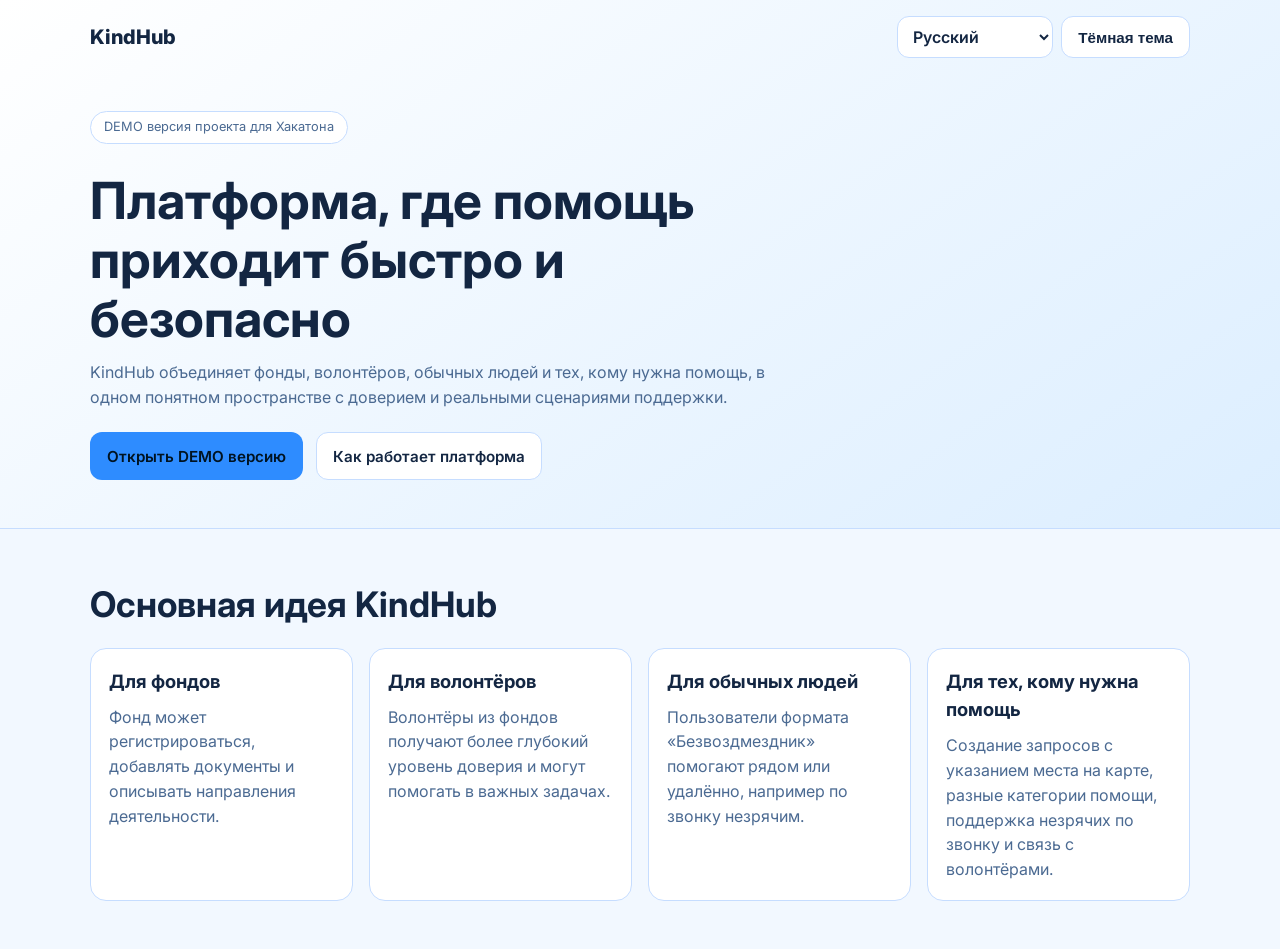
<file: index.html>
<!DOCTYPE html>
<html lang="ru">
<head>
  <meta charset="UTF-8" />
  <meta name="viewport" content="width=device-width, initial-scale=1.0" />
  <meta name="description" content="KindHub — платформа, где люди и фонды находят помощь и поддержку." />
  <title>KindHub — Платформа взаимопомощи</title>
  <link rel="stylesheet" href="./styles.css" />
  <link rel="preconnect" href="https://fonts.googleapis.com" />
  <link rel="preconnect" href="https://fonts.gstatic.com" crossorigin />
  <link href="https://fonts.googleapis.com/css2?family=Inter:wght@400;500;600;700;800&display=swap" rel="stylesheet" />
</head>
<body data-site-page="landing">
  <header class="hero">
    <div class="container">
      <nav class="topbar">
        <p class="logo">KindHub</p>
        <div class="topbar-controls">
          <label class="visually-hidden" for="langSelect">Language</label>
          <select id="langSelect" class="lang-select" aria-label="Language">
            <option value="ru">Русский</option>
            <option value="en">English</option>
            <option value="kg">Кыргызча</option>
          </select>
          <button id="themeToggle" class="btn btn-theme" type="button" data-i18n="themeDark">
            Тёмная тема
          </button>
        </div>
      </nav>

      <div class="hero-content">
        <p class="badge" data-i18n="badge">Помощь в открытые руки</p>
        <h1 data-i18n="heroTitle">Платформа, где помощь приходит быстро и безопасно</h1>
        <p class="lead" data-i18n="heroLead">
          KindHub объединяет фонды, волонтёров, обычных людей и тех, кому нужна помощь,
          в одном понятном пространстве с доверием и реальными сценариями поддержки.
        </p>
        <div class="actions">
          <a href="./demo.html" class="btn btn-primary" data-i18n="openDemo">Открыть DEMO</a>
          <a href="#about" class="btn btn-secondary" data-i18n="howItWorks">Как работает платформа</a>
        </div>
      </div>
    </div>
  </header>

  <main id="about" class="container">
    <section class="section">
      <h2 data-i18n="aboutTitle">Основная идея KindHub</h2>
      <div class="cards">
        <article class="card">
          <h3 data-i18n="cardFund">Для фондов</h3>
          <p data-i18n="cardFundText">Фонд может регистрироваться, добавлять документы и описывать направления деятельности.</p>
        </article>
        <article class="card">
          <h3 data-i18n="cardVol">Для волонтёров</h3>
          <p data-i18n="cardVolText">Волонтёры из фондов получают более глубокий уровень доверия и могут помогать в важных задачах.</p>
        </article>
        <article class="card">
          <h3 data-i18n="cardPeople">Для обычных людей</h3>
          <p data-i18n="cardPeopleText">Пользователи формата «Безвоздмездник» помогают рядом или удалённо, например по звонку незрячим.</p>
        </article>
        <article class="card">
          <h3 data-i18n="cardHelp">Для тех, кому нужна помощь</h3>
          <p data-i18n="cardHelpText">Создание запросов с указанием местоположения на карте, категориями помощи и поддержкой незрячих через видеозвонок или по звонку волонтёрам.</p>
        </article>
      </div>
    </section>
  </main>

  <script src="./site-shared.js"></script>
</body>
</html>
</file>
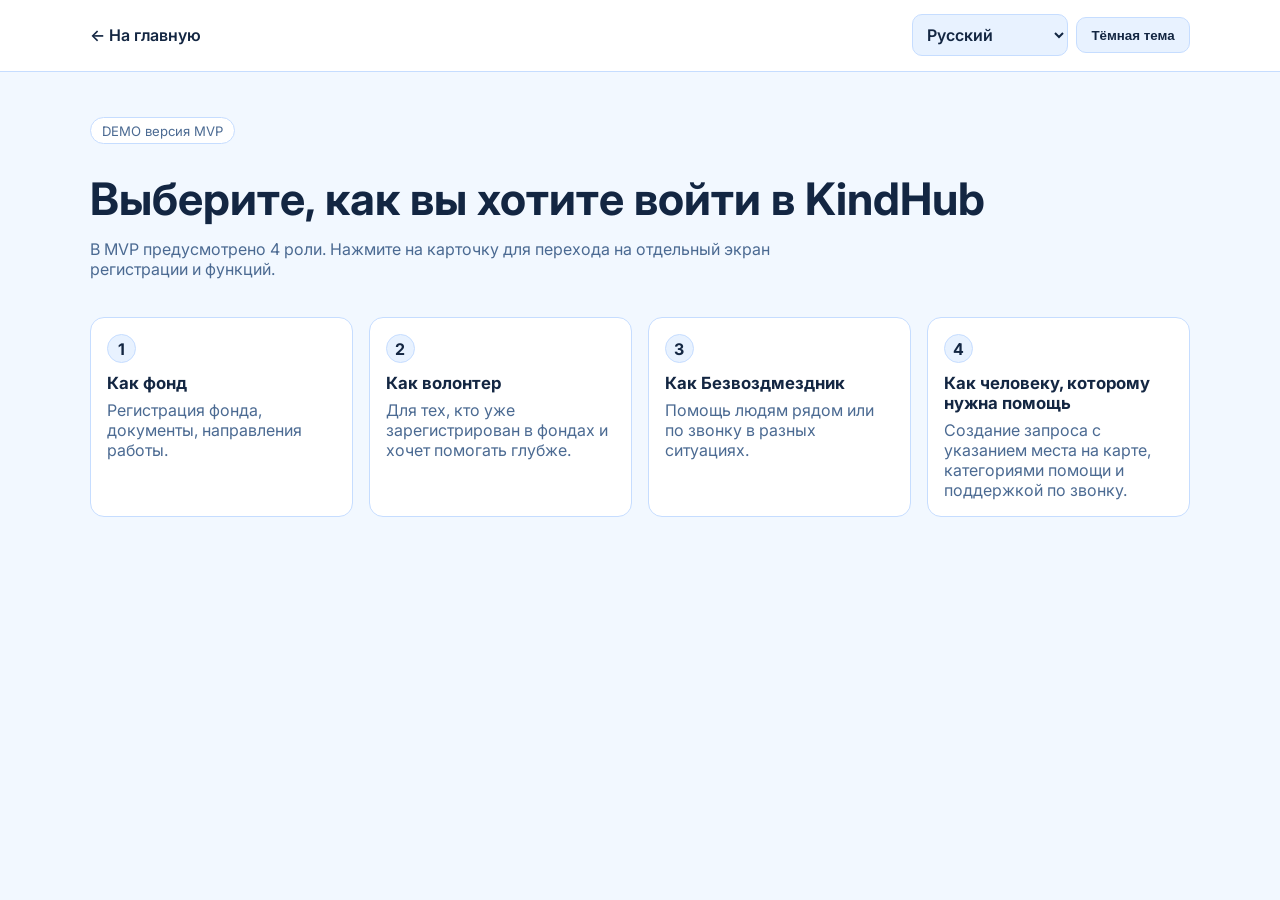
<file: demo.html>
<!DOCTYPE html>
<html lang="ru">
<head>
  <meta charset="UTF-8" />
  <meta name="viewport" content="width=device-width, initial-scale=1.0" />
  <meta name="description" content="DEMO KindHub: выбор роли с переходом на отдельные страницы." />
  <title>KindHub DEMO </title>
  <link rel="stylesheet" href="./demo.css" />
  <link rel="preconnect" href="https://fonts.googleapis.com" />
  <link rel="preconnect" href="https://fonts.gstatic.com" crossorigin />
  <link href="https://fonts.googleapis.com/css2?family=Inter:wght@400;500;600;700;800&display=swap" rel="stylesheet" />
</head>
<body data-site-page="demo">
  <header class="header">
    <div class="container header-inner">
      <a href="./index.html" class="back-link" data-i18n="backHome">← На главную</a>
      <div class="header-toolbar">
        <label class="visually-hidden" for="langSelect">Language</label>
        <select id="langSelect" class="lang-select" aria-label="Language">
          <option value="ru">Русский</option>
          <option value="en">English</option>
          <option value="kg">Кыргызча</option>
        </select>
        <button id="themeToggle" class="theme-btn" type="button" data-i18n="themeDark">Тёмная тема</button>
      </div>
    </div>
  </header>

  <main class="container">
    <section class="hero">
      <p class="badge" data-i18n="badge">DEMO версия </p>
      <h1 data-i18n="title">Выберите, как вы хотите войти в KindHub</h1>
      <p class="lead" data-i18n="lead">В DEMO предусмотрено 4 роли. Нажмите на карточку для перехода на отдельный экран регистрации и функций.</p>
    </section>

    <section class="roles-grid" id="rolesGrid">
      <a class="role-card role-link" href="./role-fund.html">
        <span class="role-number">1</span>
        <h2 data-i18n="role1t">Как фонд</h2>
        <p data-i18n="role1d">Регистрация фонда, документы, направления работы.</p>
      </a>

      <a class="role-card role-link" href="./role-volunteer.html">
        <span class="role-number">2</span>
        <h2 data-i18n="role2t">Как волонтер</h2>
        <p data-i18n="role2d">Для тех, кто уже зарегистрирован в фондах и хочет помогать глубже.</p>
      </a>

      <a class="role-card role-link" href="./role-bezvozdmezdnik.html">
        <span class="role-number">3</span>
        <h2 data-i18n="role3t">Как Безвоздмездник</h2>
        <p data-i18n="role3d">Помощь людям рядом или по звонку в разных ситуациях.</p>
      </a>

      <a class="role-card role-link" href="./role-need-help.html">
        <span class="role-number">4</span>
        <h2 data-i18n="role4t">Как человеку, которому нужна помощь</h2>
        <p data-i18n="role4d">Создание запроса с указанием места на карте, категориями помощи и поддержкой по звонку.</p>
      </a>
    </section>
  </main>

  <script src="./site-shared.js"></script>
</body>
</html>
</file>
<file: styles.css>
:root {
  --bg: #f2f8ff;
  --surface: #ffffff;
  --surface-soft: #e8f2ff;
  --border: #c6ddff;
  --text: #132642;
  --muted: #4b6a92;
  --accent: #2e8cff;
  --accent-strong: #1769cc;
  --hero-gradient: linear-gradient(145deg, #ffffff 0%, #dceeff 100%);
}

body.dark-theme {
  --bg: #090909;
  --surface: #111111;
  --surface-soft: #191919;
  --border: #2b2b2b;
  --text: #ffc800;
  --muted: #f4d86f;
  --accent: #ffc800;
  --accent-strong: #e8b600;
  --hero-gradient: linear-gradient(145deg, #000000 0%, #1a1a1a 100%);
}

* {
  box-sizing: border-box;
}

body {
  margin: 0;
  font-family: Inter, system-ui, sans-serif;
  background: var(--bg);
  color: var(--text);
  line-height: 1.55;
}

.container {
  width: min(1100px, 92%);
  margin: 0 auto;
}

.hero {
  background: var(--hero-gradient);
  border-bottom: 1px solid var(--border);
}

.topbar {
  padding: 1rem 0;
  display: flex;
  justify-content: space-between;
  align-items: center;
  gap: 1rem;
  flex-wrap: wrap;
}

.topbar-controls {
  display: flex;
  align-items: center;
  gap: 0.5rem;
  flex-wrap: wrap;
}

.visually-hidden {
  position: absolute;
  width: 1px;
  height: 1px;
  padding: 0;
  margin: -1px;
  overflow: hidden;
  clip: rect(0, 0, 0, 0);
  white-space: nowrap;
  border: 0;
}

.lang-select {
  min-width: 9.75rem;
  height: 2.625rem;
  padding: 0 0.65rem;
  border: 1px solid var(--border);
  border-radius: 12px;
  background: var(--surface);
  color: var(--text);
  font: inherit;
  font-weight: 600;
  cursor: pointer;
  line-height: 1.2;
}

.logo {
  margin: 0;
  font-size: 1.25rem;
  font-weight: 800;
}

.hero-content {
  padding: 1.5rem 0 3rem;
  max-width: 720px;
}

.badge {
  display: inline-block;
  border: 1px solid var(--border);
  background: var(--surface);
  border-radius: 999px;
  padding: 0.35rem 0.8rem;
  font-size: 0.8rem;
  color: var(--muted);
}

h1 {
  font-size: clamp(2rem, 4vw, 3.25rem);
  margin: 0.9rem 0 0.8rem;
  line-height: 1.15;
}

h2 {
  font-size: clamp(1.5rem, 3vw, 2.2rem);
  margin: 0 0 1rem;
}

h3 {
  margin: 0 0 0.6rem;
  font-size: 1.15rem;
}

.lead {
  margin: 0;
  color: var(--muted);
}

.actions {
  margin-top: 1.4rem;
  display: flex;
  gap: 0.8rem;
  flex-wrap: wrap;
}

.btn {
  border: 1px solid var(--border);
  border-radius: 12px;
  padding: 0.7rem 1rem;
  font-weight: 600;
  text-decoration: none;
  cursor: pointer;
  font-size: 0.95rem;
  transition: 0.2s ease;
}

.btn-primary {
  background: var(--accent);
  color: #001321;
  border-color: transparent;
}

.btn-primary:hover {
  background: var(--accent-strong);
}

.btn-secondary,
.btn-theme {
  background: var(--surface);
  color: var(--text);
}

.btn-secondary:hover,
.btn-theme:hover {
  background: var(--surface-soft);
}

.section {
  padding: 3rem 0;
}

.cards {
  display: grid;
  grid-template-columns: repeat(auto-fit, minmax(240px, 1fr));
  gap: 1rem;
}

.card {
  background: var(--surface);
  border: 1px solid var(--border);
  border-radius: 16px;
  padding: 1.1rem;
}

.card p {
  margin: 0;
  color: var(--muted);
}

.footer {
  border-top: 1px solid var(--border);
  padding: 1.4rem 0 2rem;
  color: var(--muted);
}

@media (max-width: 640px) {
  .actions {
    flex-direction: column;
    align-items: stretch;
  }
}
</file>
<file: demo.css>
:root {
  --bg: #f2f8ff;
  --surface: #ffffff;
  --surface-soft: #e8f2ff;
  --border: #c6ddff;
  --text: #132642;
  --muted: #4b6a92;
  --accent: #2e8cff;
  --accent-strong: #1769cc;
}

body.dark-theme {
  --bg: #090909;
  --surface: #111111;
  --surface-soft: #1a1a1a;
  --border: #2b2b2b;
  --text: #ffc800;
  --muted: #ffe07a;
  --accent: #ffc800;
  --accent-strong: #e8b600;
}

* {
  box-sizing: border-box;
}

body {
  margin: 0;
  font-family: Inter, system-ui, sans-serif;
  background: var(--bg);
  color: var(--text);
}

.container {
  width: min(1100px, 92%);
  margin: 0 auto;
}

.header {
  border-bottom: 1px solid var(--border);
  background: var(--surface);
}

.header-inner {
  display: flex;
  justify-content: space-between;
  align-items: center;
  padding: 0.9rem 0;
  gap: 0.75rem;
  flex-wrap: wrap;
}

.header-toolbar {
  display: flex;
  align-items: center;
  gap: 0.5rem;
  flex-wrap: wrap;
}

.visually-hidden {
  position: absolute;
  width: 1px;
  height: 1px;
  padding: 0;
  margin: -1px;
  overflow: hidden;
  clip: rect(0, 0, 0, 0);
  white-space: nowrap;
  border: 0;
}

.lang-select {
  min-width: 9.75rem;
  height: 2.625rem;
  padding: 0 0.65rem;
  border: 1px solid var(--border);
  border-radius: 10px;
  background: var(--surface-soft);
  color: var(--text);
  font: inherit;
  font-weight: 600;
  cursor: pointer;
  line-height: 1.2;
}

.back-link {
  color: var(--text);
  text-decoration: none;
  font-weight: 600;
}

.theme-btn {
  border: 1px solid var(--border);
  background: var(--surface-soft);
  color: var(--text);
  border-radius: 10px;
  padding: 0.6rem 0.9rem;
  cursor: pointer;
  font-weight: 600;
}

.hero {
  padding: 2rem 0 1.2rem;
}

.badge {
  display: inline-block;
  border: 1px solid var(--border);
  padding: 0.3rem 0.7rem;
  border-radius: 999px;
  color: var(--muted);
  background: var(--surface);
  font-size: 0.82rem;
}

h1 {
  margin: 0.9rem 0 0.8rem;
  font-size: clamp(1.8rem, 3.5vw, 2.8rem);
}

.lead {
  color: var(--muted);
  max-width: 720px;
  margin: 0;
}

.roles-grid {
  display: grid;
  grid-template-columns: repeat(auto-fit, minmax(230px, 1fr));
  gap: 1rem;
  margin: 1.2rem 0;
}

.role-card {
  text-align: left;
  border: 1px solid var(--border);
  background: var(--surface);
  border-radius: 14px;
  padding: 1rem;
  color: var(--text);
  cursor: pointer;
}

.role-card.active {
  border-color: var(--accent);
  box-shadow: 0 0 0 2px rgba(46, 140, 255, 0.2);
}

body.dark-theme .role-card.active {
  box-shadow: 0 0 0 2px rgba(255, 200, 0, 0.25);
}

.role-number {
  display: inline-flex;
  width: 1.8rem;
  height: 1.8rem;
  align-items: center;
  justify-content: center;
  border-radius: 999px;
  margin-bottom: 0.6rem;
  background: var(--surface-soft);
  border: 1px solid var(--border);
  font-weight: 700;
}

.role-card h2 {
  margin: 0 0 0.45rem;
  font-size: 1.05rem;
}

.role-card p {
  margin: 0;
  color: var(--muted);
}

.detail-card {
  margin-bottom: 2.4rem;
  background: var(--surface);
  border: 1px solid var(--border);
  border-radius: 16px;
  padding: 1.2rem;
}

.detail-card h3 {
  margin-top: 0;
}

.detail-card p {
  color: var(--muted);
}

#detailList {
  margin: 0;
  padding-left: 1.1rem;
}

#detailList li {
  margin-bottom: 0.45rem;
}

.demo-status {
  min-height: 2.6rem;
  margin: 1rem 0 0;
  padding: 0.7rem 0.9rem;
  border-radius: 10px;
  border: 1px solid var(--border);
  background: var(--surface-soft);
  color: var(--muted);
}

.form-grid {
  display: grid;
  gap: 0.8rem;
  grid-template-columns: repeat(auto-fit, minmax(220px, 1fr));
}

.field {
  display: grid;
  gap: 0.4rem;
}

.field label {
  font-size: 0.9rem;
  color: var(--muted);
}

.field input,
.field select,
.field textarea {
  width: 100%;
  border: 1px solid var(--border);
  background: var(--surface);
  color: var(--text);
  border-radius: 10px;
  padding: 0.6rem 0.7rem;
  font: inherit;
}

.field textarea {
  min-height: 84px;
  resize: vertical;
}

.inline-actions {
  display: flex;
  flex-wrap: wrap;
  gap: 0.7rem;
  margin-top: 0.8rem;
}

.btn-action {
  border: 1px solid transparent;
  border-radius: 10px;
  padding: 0.55rem 0.8rem;
  background: var(--accent);
  color: #111;
  font-weight: 700;
  cursor: pointer;
}

.list-box {
  margin-top: 0.9rem;
  border: 1px solid var(--border);
  border-radius: 12px;
  padding: 0.8rem;
  background: var(--surface-soft);
}

.list-box ul {
  margin: 0.5rem 0 0;
  padding-left: 1rem;
}

.muted {
  color: var(--muted);
}

.photo-grid {
  display: grid;
  gap: 0.7rem;
  grid-template-columns: repeat(auto-fit, minmax(220px, 1fr));
  margin-top: 0.8rem;
}

.photo-slot {
  border: 1px dashed var(--border);
  border-radius: 12px;
  min-height: 92px;
  padding: 0.8rem;
  display: flex;
  align-items: center;
  justify-content: center;
  text-align: center;
  background: var(--surface-soft);
  color: var(--muted);
  font-size: 0.9rem;
}

.map-box {
  margin-top: 0.5rem;
}

.task-grid {
  margin-top: 0.8rem;
  display: grid;
  gap: 0.8rem;
  grid-template-columns: repeat(auto-fit, minmax(260px, 1fr));
}

.task-card {
  border: 1px solid var(--border);
  border-radius: 12px;
  padding: 0.8rem;
  background: var(--surface);
}

.task-card h4 {
  margin: 0 0 0.5rem;
}

.task-card p {
  margin: 0 0 0.45rem;
}

.task-state {
  font-weight: 700;
}

.btn-action:disabled {
  opacity: 0.5;
  cursor: not-allowed;
}

.leader-grid {
  display: grid;
  gap: 0.8rem;
  grid-template-columns: repeat(auto-fit, minmax(220px, 1fr));
}

.leader-grid ol {
  margin: 0.5rem 0 0;
  padding-left: 1.1rem;
}

.role-link {
  text-decoration: none;
}

.map-embed {
  width: 100%;
  border: 1px solid var(--border);
  border-radius: 12px;
  min-height: 320px;
  margin-top: 0.8rem;
  background: var(--surface-soft);
}

.map-embed.map-pick-mode {
  cursor: crosshair;
}

.disabled-task {
  opacity: 0.6;
}

.active-tab {
  outline: 2px solid var(--accent-strong);
}

.top-controls {
  margin-top: 0;
}

.file-input {
  width: 100%;
  padding: 0.5rem 0;
  font: inherit;
  color: var(--text);
}

.upload-preview {
  margin-top: 0.5rem;
  max-width: 200px;
  border-radius: 12px;
  overflow: hidden;
  border: 1px solid var(--border);
}

.upload-preview img {
  display: block;
  width: 100%;
  height: auto;
  vertical-align: middle;
}

.doc-list {
  margin: 0.5rem 0 0;
  padding-left: 1.1rem;
  color: var(--muted);
  font-size: 0.9rem;
}

.field-hint {
  margin: 0 0 0.35rem;
  font-size: 0.85rem;
  color: var(--muted);
}

.hidden {
  display: none;
}

.blind-call-panel {
  display: grid;
  grid-template-columns: 1fr 1fr;
  gap: 0.8rem;
  margin: 0.8rem 0;
}

.big-action {
  min-height: 112px;
  font-size: 1.05rem;
}

@media (max-width: 700px) {
  .blind-call-panel {
    grid-template-columns: 1fr;
  }
}
</file>
